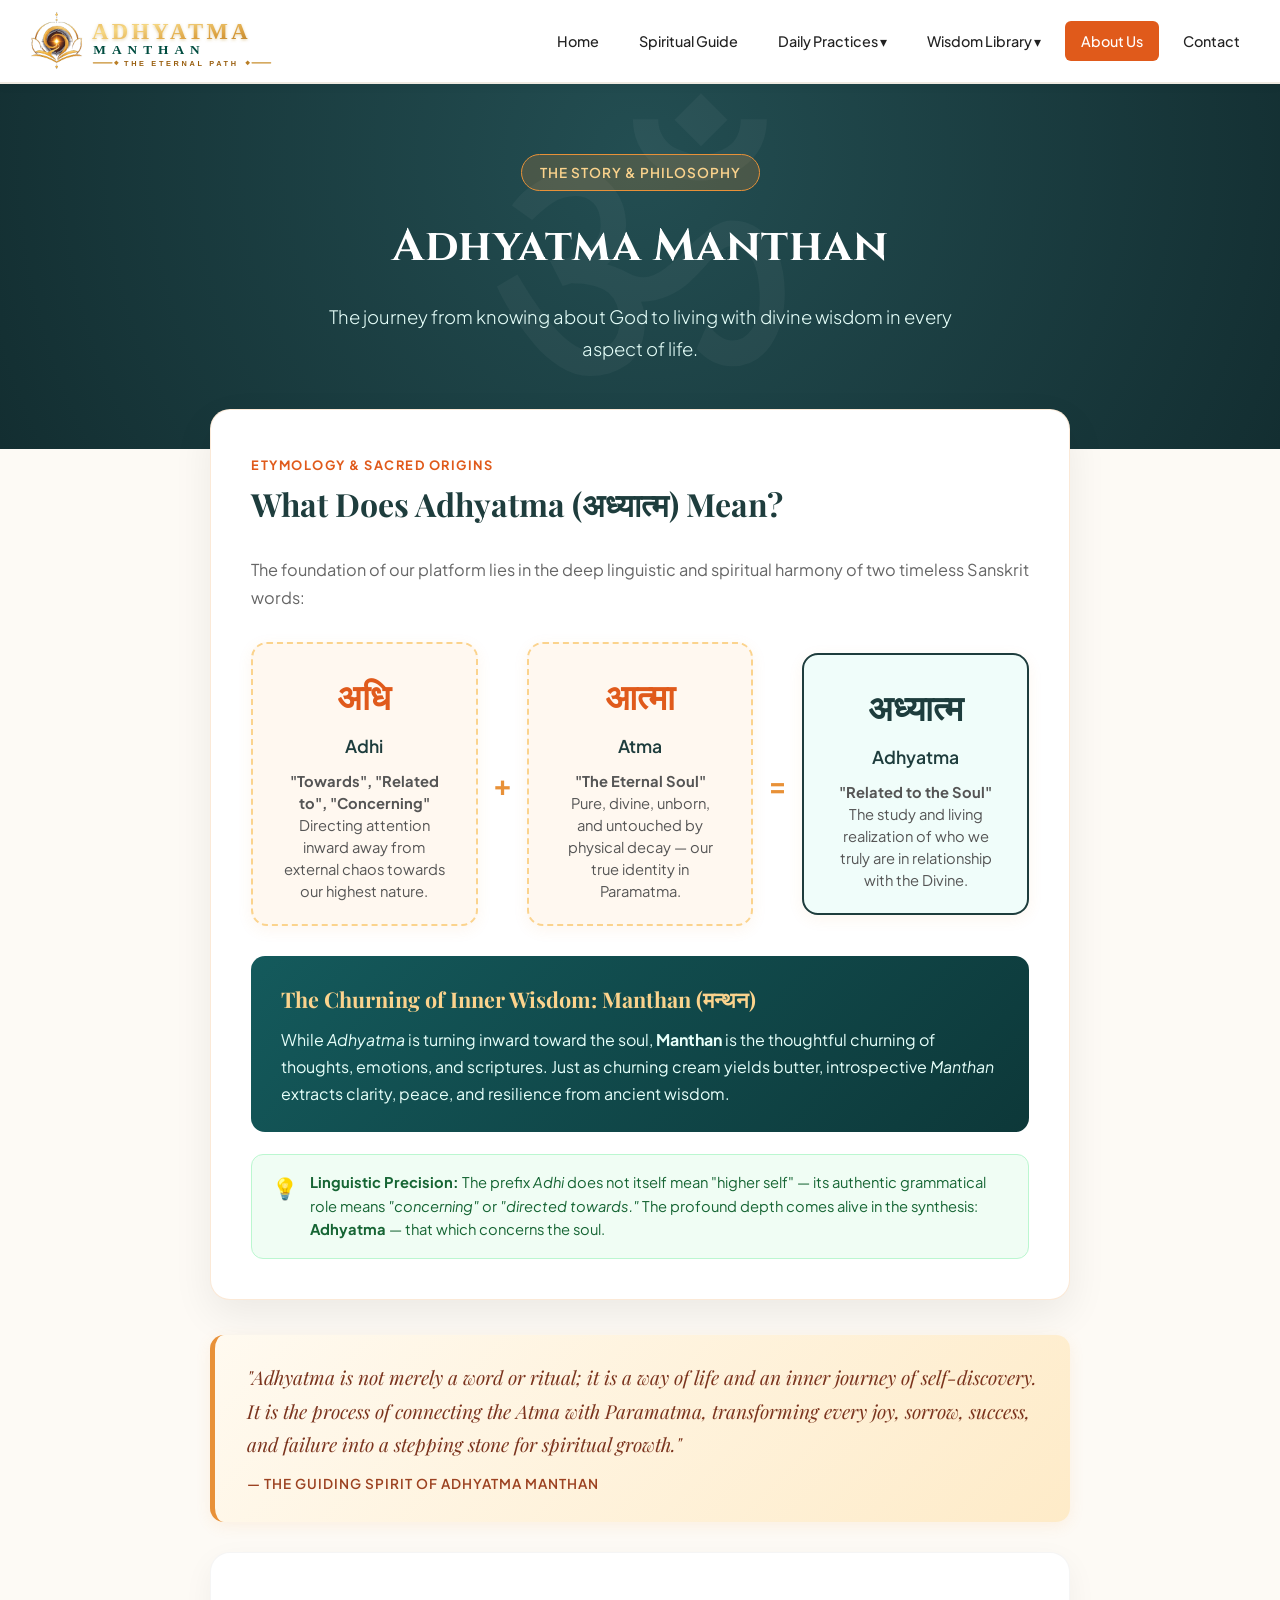
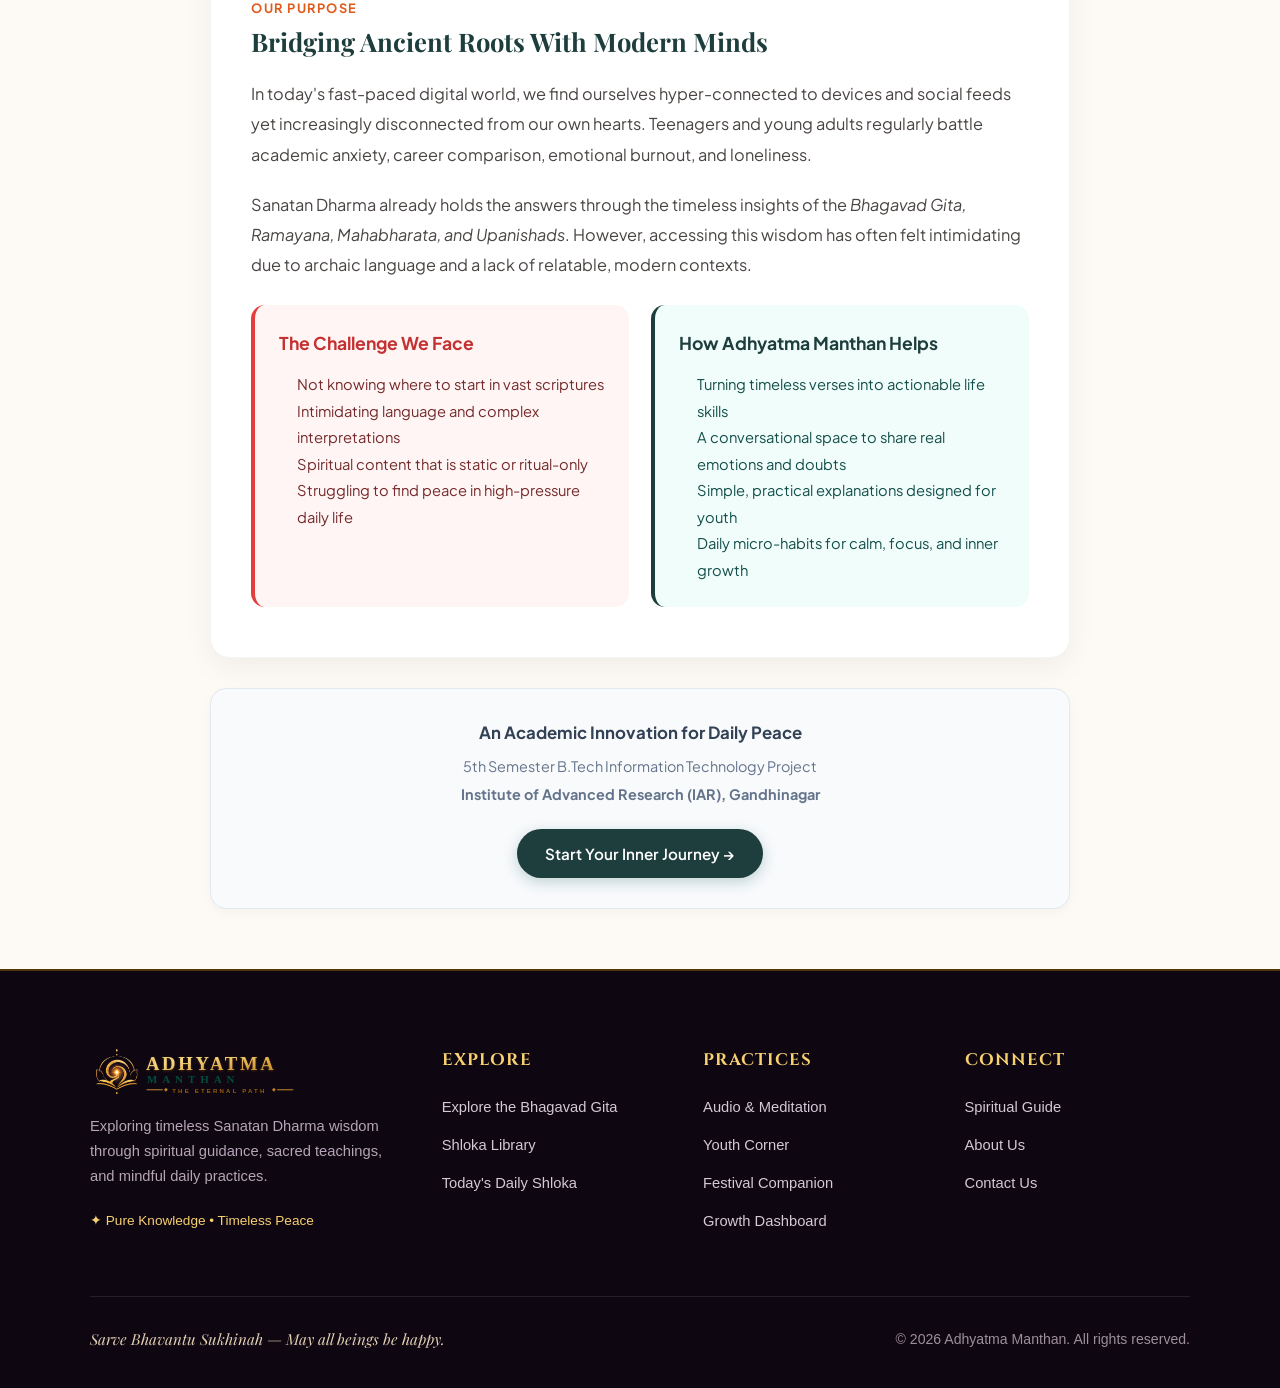
<file: templates/about.html>
<!DOCTYPE html>
<html lang="en">
<head>
    <meta charset="UTF-8">
    <meta name="viewport" content="width=device-width, initial-scale=1.0">
    <title>About Us - Adhyatma Manthan</title>
    <link rel="stylesheet" href="/static/css/style.css">
    <link rel="stylesheet" href="/static/css/footer.css">
    <link href="https://fonts.googleapis.com/css2?family=Cinzel:wght@500;700;800&family=Plus+Jakarta+Sans:wght@300;400;500;600;700&family=Cinzel:wght@500;600;700;800&family=Playfair+Display:ital,wght@0,600;0,700;1,400&display=swap" rel="stylesheet">
    <style>
        :root {
            --gold-glow: #e89138;
            --cream-bg: #fdfaf5;
            --card-border: rgba(232, 145, 56, 0.2);
        }

        body {
            font-family: 'Plus Jakarta Sans', sans-serif;
            background-color: var(--cream-bg);
            color: #2c2523;
        }

        .about-hero {
            background: radial-gradient(circle at 50% 20%, #234e52 0%, #132e31 100%);
            color: white;
            padding: 70px 20px 85px;
            text-align: center;
            position: relative;
            overflow: hidden;
        }
        
        .hero-tag {
            display: inline-block;
            background: rgba(232, 145, 56, 0.2);
            border: 1px solid var(--gold-glow);
            color: #fbd38d;
            padding: 6px 18px;
            border-radius: 50px;
            font-size: 0.85rem;
            font-weight: 600;
            letter-spacing: 1px;
            text-transform: uppercase;
            margin-bottom: 18px;
        }
        .about-hero h1 {
            font-family: 'Cinzel', serif;
            font-size: 2.8rem;
            margin: 0 0 16px 0;
            color: #fff;
            letter-spacing: 0.5px;
        }
        .about-hero p {
            max-width: 680px;
            margin: 0 auto;
            font-size: 1.15rem;
            color: #e6fffa;
            line-height: 1.7;
            font-weight: 300;
        }

        .story-container {
            max-width: 900px;
            margin: -40px auto 60px;
            padding: 0 20px;
            position: relative;
            z-index: 10;
        }

        .etymology-card {
            background: #ffffff;
            border-radius: 20px;
            padding: 40px;
            box-shadow: 0 15px 40px rgba(0,0,0,0.07);
            border: 1px solid var(--card-border);
            margin-bottom: 35px;
        }
        .section-eyebrow {
            font-size: 0.8rem;
            text-transform: uppercase;
            font-weight: 700;
            letter-spacing: 1.5px;
            color: var(--saffron);
            margin-bottom: 8px;
        }
        .etymology-card h2 {
            font-family: 'Playfair Display', serif;
            font-size: 2rem;
            color: var(--teal);
            margin: 0 0 25px 0;
        }
        
        .sanskrit-split {
            display: flex;
            align-items: center;
            justify-content: center;
            gap: 15px;
            margin: 30px 0;
            flex-wrap: wrap;
        }
        .word-pill {
            background: #fff8f0;
            border: 2px dashed #fbd38d;
            border-radius: 16px;
            padding: 22px 28px;
            text-align: center;
            flex: 1;
            min-width: 220px;
            box-shadow: 0 4px 15px rgba(232, 145, 56, 0.08);
            transition: transform 0.2s ease;
        }
        .word-pill:hover {
            transform: translateY(-4px);
        }
        .word-pill .devanagari {
            font-size: 2.2rem;
            font-weight: 700;
            color: var(--saffron);
            margin-bottom: 6px;
            display: block;
        }
        .word-pill .translit {
            font-size: 1.1rem;
            font-weight: 600;
            color: var(--teal);
            margin-bottom: 8px;
        }
        .word-pill .meaning {
            font-size: 0.92rem;
            color: #555;
            line-height: 1.5;
        }
        .plus-sign, .equals-sign {
            font-size: 1.8rem;
            font-weight: 700;
            color: var(--gold-glow);
        }

        .synthesis-banner {
            background: linear-gradient(135deg, #145a5c 0%, #0d3839 100%);
            color: white;
            border-radius: 14px;
            padding: 25px 30px;
            margin-top: 25px;
            position: relative;
        }
        .synthesis-banner h3 {
            margin: 0 0 8px 0;
            color: #fbd38d;
            font-family: 'Playfair Display', serif;
            font-size: 1.35rem;
        }
        .synthesis-banner p {
            margin: 0;
            font-size: 1rem;
            line-height: 1.7;
            color: #e6fffa;
        }

        .clarity-badge {
            display: flex;
            align-items: flex-start;
            gap: 12px;
            background: #f0fdf4;
            border: 1px solid #bbf7d0;
            border-radius: 12px;
            padding: 16px 20px;
            margin-top: 22px;
            font-size: 0.92rem;
            color: #166534;
            line-height: 1.6;
        }

        .story-section {
            background: white;
            border-radius: 20px;
            padding: 40px;
            box-shadow: 0 10px 30px rgba(0,0,0,0.05);
            margin-bottom: 30px;
            border: 1px solid rgba(0,0,0,0.04);
        }
        .story-section h3 {
            font-family: 'Playfair Display', serif;
            font-size: 1.6rem;
            color: var(--teal);
            margin: 0 0 16px 0;
            display: flex;
            align-items: center;
            gap: 12px;
        }
        .story-text {
            font-size: 1.02rem;
            line-height: 1.85;
            color: #4a4543;
            margin-bottom: 20px;
        }

        .narrative-grid {
            display: grid;
            grid-template-columns: 1fr 1fr;
            gap: 22px;
            margin: 25px 0 10px;
        }
        .narrative-col {
            border-radius: 14px;
            padding: 24px;
        }
        .col-conflict {
            background: #fff5f5;
            border-left: 4px solid #e53e3e;
        }
        .col-conflict h4 {
            color: #c53030;
            margin: 0 0 12px 0;
            font-size: 1.1rem;
        }
        .col-conflict ul {
            padding-left: 18px;
            margin: 0;
            font-size: 0.92rem;
            line-height: 1.8;
            color: #742a2a;
        }
        .col-resolution {
            background: #f0fdfa;
            border-left: 4px solid var(--teal);
        }
        .col-resolution h4 {
            color: var(--teal);
            margin: 0 0 12px 0;
            font-size: 1.1rem;
        }
        .col-resolution ul {
            padding-left: 18px;
            margin: 0;
            font-size: 0.92rem;
            line-height: 1.8;
            color: #134e4a;
        }

        .golden-quote {
            background: linear-gradient(135deg, #fffaf0 0%, #feebc8 100%);
            border-left: 5px solid var(--gold-glow);
            border-radius: 14px;
            padding: 26px 32px;
            margin: 30px 0;
            font-family: 'Playfair Display', serif;
            font-size: 1.2rem;
            line-height: 1.75;
            color: #7b341e;
            font-style: italic;
            box-shadow: 0 4px 15px rgba(232, 145, 56, 0.1);
        }
        .golden-quote span {
            display: block;
            margin-top: 10px;
            font-family: 'Plus Jakarta Sans', sans-serif;
            font-size: 0.85rem;
            font-weight: 600;
            letter-spacing: 1px;
            text-transform: uppercase;
            font-style: normal;
            color: #9c4221;
        }

        .academic-card {
            background: #f8fafc;
            border-radius: 16px;
            padding: 30px;
            text-align: center;
            border: 1px solid #e2e8f0;
            box-shadow: 0 4px 12px rgba(0,0,0,0.03);
        }
        .academic-card h4 {
            margin: 0 0 6px 0;
            color: #334155;
            font-size: 1.05rem;
        }
        .academic-card p {
            margin: 4px 0;
            color: #64748b;
            font-size: 0.9rem;
        }
        .explore-btn {
            display: inline-block;
            background: var(--teal);
            color: white;
            padding: 12px 28px;
            border-radius: 50px;
            text-decoration: none;
            font-weight: 600;
            font-size: 0.95rem;
            margin-top: 18px;
            transition: background 0.2s, transform 0.2s;
            box-shadow: 0 4px 14px rgba(20, 90, 92, 0.25);
        }
        .explore-btn:hover {
            background: #0f4446;
            transform: translateY(-2px);
            color: white;
        }

        @media (max-width: 768px) {
            .narrative-grid {
                grid-template-columns: 1fr;
            }
            .about-hero h1 {
                font-size: 2.1rem;
            }
            .etymology-card, .story-section {
                padding: 24px;
            }
            .plus-sign, .equals-sign {
                display: none;
            }
        }
    </style>
</head>
<body>

    <nav class="navbar">
        <div class="nav-container">
            <a href="/" class="nav-logo"><img src="/static/images/logo.svg" alt="Adhyatma Manthan - The Eternal Path" class="logo-img"></a>
            <ul class="nav-links">
                <li><a href="/">Home</a></li>
                <li><a href="/chat">Spiritual Guide</a></li>

                <li class="dropdown">
                    <button class="dropdown-btn" type="button" onclick="toggleDropdown(this)">Daily Practices &#9662;</button>
                    <ul class="dropdown-menu">
                        <li><a href="/daily-shloka">Daily Shloka</a></li>
                        <li><a href="/audio">Meditation &amp; Audio</a></li>
                        <li><a href="/dashboard">Growth Dashboard</a></li>
                    </ul>
                </li>

                <li class="dropdown">
                    <button class="dropdown-btn" type="button" onclick="toggleDropdown(this)">Wisdom Library &#9662;</button>
                    <ul class="dropdown-menu">
                        <li><a href="/library">Shloka Library</a></li>
                        <li><a href="/scriptures">Explore Bhagavad Gita</a></li>
                        <li><a href="/festivals">Festival Companion</a></li>
                        <li><a href="/youth">Youth Corner</a></li>
                    </ul>
                </li>

                <li><a href="/about" class="active">About Us</a></li>
                <li><a href="/contact">Contact</a></li>
            </ul>
            <div class="hamburger" onclick="toggleMenu()">&#9776;</div>
        </div>
    </nav>

    <section class="about-hero">
        <span class="hero-tag">The Story &amp; Philosophy</span>
        <h1>Adhyatma Manthan</h1>
        <p>The journey from knowing about God to living with divine wisdom in every aspect of life.</p>
    </section>

    <div class="story-container">

        <div class="etymology-card">
            <span class="section-eyebrow">Etymology &amp; Sacred Origins</span>
            <h2>What Does Adhyatma (अध्यात्म) Mean?</h2>
            <p style="color: #666; font-size: 1.02rem; line-height: 1.7; margin: 0;">
                The foundation of our platform lies in the deep linguistic and spiritual harmony of two timeless Sanskrit words:
            </p>

            <div class="sanskrit-split">
                <div class="word-pill">
                    <span class="devanagari">अधि</span>
                    <div class="translit">Adhi</div>
                    <div class="meaning">
                        <strong>"Towards", "Related to", "Concerning"</strong><br>
                        Directing attention inward away from external chaos towards our highest nature.
                    </div>
                </div>

                <div class="plus-sign">+</div>

                <div class="word-pill">
                    <span class="devanagari">आत्मा</span>
                    <div class="translit">Atma</div>
                    <div class="meaning">
                        <strong>"The Eternal Soul"</strong><br>
                        Pure, divine, unborn, and untouched by physical decay — our true identity in Paramatma.
                    </div>
                </div>

                <div class="equals-sign">=</div>

                <div class="word-pill" style="border-style: solid; border-color: var(--teal); background: #f0fdfa;">
                    <span class="devanagari" style="color: var(--teal);">अध्यात्म</span>
                    <div class="translit">Adhyatma</div>
                    <div class="meaning">
                        <strong>"Related to the Soul"</strong><br>
                        The study and living realization of who we truly are in relationship with the Divine.
                    </div>
                </div>
            </div>

            <div class="synthesis-banner">
                <h3>The Churning of Inner Wisdom: Manthan (मन्थन)</h3>
                <p>
                    While <em>Adhyatma</em> is turning inward toward the soul, <strong>Manthan</strong> is the thoughtful churning of thoughts, emotions, and scriptures. Just as churning cream yields butter, introspective <em>Manthan</em> extracts clarity, peace, and resilience from ancient wisdom.
                </p>
            </div>

            <div class="clarity-badge">
                <span style="font-size: 1.3rem;">💡</span>
                <div>
                    <strong>Linguistic Precision:</strong> The prefix <em>Adhi</em> does not itself mean "higher self" — its authentic grammatical role means <em>"concerning"</em> or <em>"directed towards."</em> The profound depth comes alive in the synthesis: <strong>Adhyatma</strong> — that which concerns the soul.
                </div>
            </div>
        </div>

        <div class="golden-quote">
            "Adhyatma is not merely a word or ritual; it is a way of life and an inner journey of self-discovery. It is the process of connecting the Atma with Paramatma, transforming every joy, sorrow, success, and failure into a stepping stone for spiritual growth."
            <span>— The Guiding Spirit of Adhyatma Manthan</span>
        </div>

        <div class="story-section">
            <span class="section-eyebrow">Our Purpose</span>
            <h3>Bridging Ancient Roots With Modern Minds</h3>
            <p class="story-text">
                In today's fast-paced digital world, we find ourselves hyper-connected to devices and social feeds yet increasingly disconnected from our own hearts. Teenagers and young adults regularly battle academic anxiety, career comparison, emotional burnout, and loneliness.
            </p>
            <p class="story-text">
                Sanatan Dharma already holds the answers through the timeless insights of the <em>Bhagavad Gita, Ramayana, Mahabharata, and Upanishads</em>. However, accessing this wisdom has often felt intimidating due to archaic language and a lack of relatable, modern contexts.
            </p>

            <div class="narrative-grid">
                <div class="narrative-col col-conflict">
                    <h4>The Challenge We Face</h4>
                    <ul>
                        <li>Not knowing where to start in vast scriptures</li>
                        <li>Intimidating language and complex interpretations</li>
                        <li>Spiritual content that is static or ritual-only</li>
                        <li>Struggling to find peace in high-pressure daily life</li>
                    </ul>
                </div>
                <div class="narrative-col col-resolution">
                    <h4>How Adhyatma Manthan Helps</h4>
                    <ul>
                        <li>Turning timeless verses into actionable life skills</li>
                        <li>A conversational space to share real emotions and doubts</li>
                        <li>Simple, practical explanations designed for youth</li>
                        <li>Daily micro-habits for calm, focus, and inner growth</li>
                    </ul>
                </div>
            </div>
        </div>

        <div class="academic-card">
            <h4>An Academic Innovation for Daily Peace</h4>
            <p>5th Semester B.Tech Information Technology Project</p>
            <p><strong>Institute of Advanced Research (IAR), Gandhinagar</strong></p>
            <a href="/chat" class="explore-btn">Start Your Inner Journey &rarr;</a>
        </div>

    </div>

    <footer class="brand-footer">
        <div class="brand-footer-container">
            <div class="brand-footer-top">
                <div class="footer-brand-col">
                    <a href="/" class="footer-logo-link">
                        <img src="/static/images/logo.svg" alt="Adhyatma Manthan Logo" class="footer-logo-img">
                    </a>
                    <p class="footer-mission-text">
                        Exploring timeless Sanatan Dharma wisdom through spiritual guidance, sacred teachings, and mindful daily practices.
                    </p>
                    <div class="footer-brand-badge">
                        <span>✦ Pure Knowledge &bull; Timeless Peace</span>
                    </div>
                </div>

                <div class="footer-nav-col">
                    <h4>Explore</h4>
                    <ul>
                        <li><a href="/scriptures">Explore the Bhagavad Gita</a></li>
                        <li><a href="/library">Shloka Library</a></li>
                        <li><a href="/daily-shloka">Today's Daily Shloka</a></li>
                    </ul>
                </div>

                <div class="footer-nav-col">
                    <h4>Practices</h4>
                    <ul>
                        <li><a href="/audio">Audio &amp; Meditation</a></li>
                        <li><a href="/youth">Youth Corner</a></li>
                        <li><a href="/festivals">Festival Companion</a></li>
                        <li><a href="/dashboard">Growth Dashboard</a></li>
                    </ul>
                </div>

                <div class="footer-nav-col">
                    <h4>Connect</h4>
                    <ul>
                        <li><a href="/chat">Spiritual Guide</a></li>
                        <li><a href="/about">About Us</a></li>
                        <li><a href="/contact">Contact Us</a></li>
                    </ul>
                </div>
            </div>

            <div class="brand-footer-bottom">
                <div class="footer-blessing-signature">
                    Sarve Bhavantu Sukhinah &mdash; May all beings be happy.
                </div>
                <div class="footer-copyright">
                    &copy; 2026 Adhyatma Manthan. All rights reserved.
                </div>
            </div>
        </div>
    </footer>

    <script src="/static/js/main.js"></script>
</body>
</html>
</file>
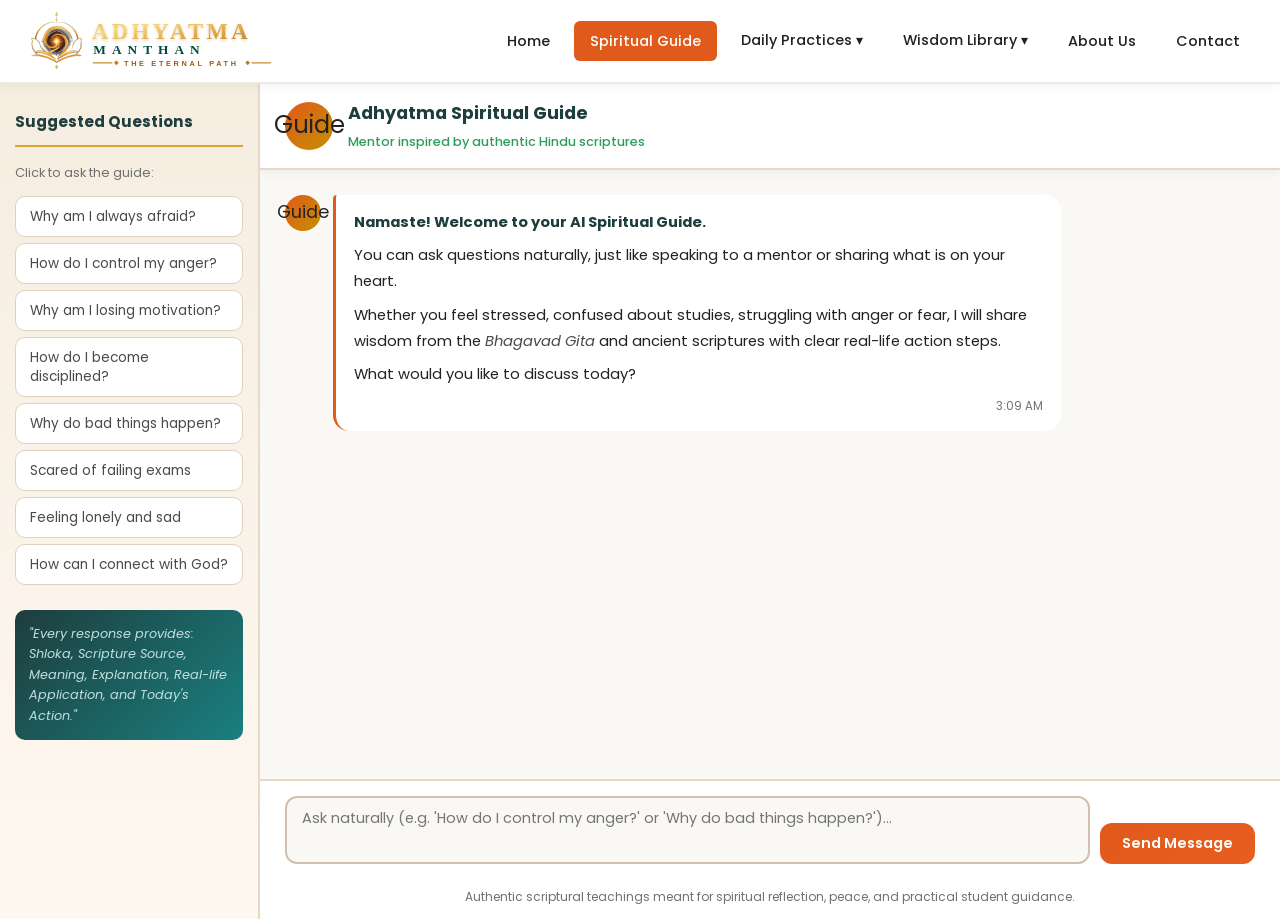
<file: templates/chat.html>
<!DOCTYPE html>
<html lang="en">
<head>
    <meta charset="UTF-8">
    <meta name="viewport" content="width=device-width, initial-scale=1.0">
    <title>Spiritual Guide - Adhyatma Manthan</title>
    <link rel="stylesheet" href="/static/css/style.css">
    <link rel="stylesheet" href="/static/css/chat.css">
    <link href="https://fonts.googleapis.com/css2?family=Poppins:wght@300;400;500;600;700&family=Cinzel:wght@500;600;700;800&family=Playfair+Display:ital,wght@0,400;0,700;1,400&display=swap" rel="stylesheet">
</head>
<body>

    <nav class="navbar">
        <div class="nav-container">
            <a href="/" class="nav-logo"><img src="/static/images/logo.svg" alt="Adhyatma Manthan - The Eternal Path" class="logo-img"></a>
            <ul class="nav-links">
                <li><a href="/">Home</a></li>
                <li><a href="/chat" class="active">Spiritual Guide</a></li>

                <li class="dropdown">
                    <button class="dropdown-btn" type="button" onclick="toggleDropdown(this)">Daily Practices &#9662;</button>
                    <ul class="dropdown-menu">
                        <li><a href="/daily-shloka">Daily Shloka</a></li>
                        <li><a href="/audio">Meditation &amp; Audio</a></li>
                        <li><a href="/dashboard">Growth Dashboard</a></li>
                    </ul>
                </li>

                <li class="dropdown">
                    <button class="dropdown-btn" type="button" onclick="toggleDropdown(this)">Wisdom Library &#9662;</button>
                    <ul class="dropdown-menu">
                        <li><a href="/library">Shloka Library</a></li>
                        <li><a href="/scriptures">Explore Bhagavad Gita</a></li>
                        <li><a href="/festivals">Festival Companion</a></li>
                        <li><a href="/youth">Youth Corner</a></li>
                    </ul>
                </li>

                <li><a href="/about">About Us</a></li>
                <li><a href="/contact">Contact</a></li>
            </ul>
            <div class="hamburger" onclick="toggleMenu()">&#9776;</div>
        </div>
    </nav>

    <div class="chat-page">

        <aside class="chat-sidebar">
            <h3>Suggested Questions</h3>
            <p style="font-size: 0.8rem; color: var(--text-light); margin-bottom: 12px;">Click to ask the guide:</p>
            <ul class="topic-list">
                <li onclick="fillMessage('Why am I always afraid?')">Why am I always afraid?</li>
                <li onclick="fillMessage('How do I control my anger?')">How do I control my anger?</li>
                <li onclick="fillMessage('Why am I losing motivation?')">Why am I losing motivation?</li>
                <li onclick="fillMessage('How do I become disciplined?')">How do I become disciplined?</li>
                <li onclick="fillMessage('Why do bad things happen?')">Why do bad things happen?</li>
                <li onclick="fillMessage('I am scared of failing my exams')">Scared of failing exams</li>
                <li onclick="fillMessage('I feel lonely and sad')">Feeling lonely and sad</li>
                <li onclick="fillMessage('How can I connect with God?')">How can I connect with God?</li>
            </ul>

            <div class="sidebar-quote">
                <p>"Every response provides: Shloka, Scripture Source, Meaning, Explanation, Real-life Application, and Today's Action."</p>
            </div>
        </aside>

        
        <main class="chat-main">
            <div class="chat-header">
                <div class="chat-avatar">Guide</div>
                <div class="chat-header-info">
                    <h2>Adhyatma Spiritual Guide</h2>
                    <p class="chat-status">Mentor inspired by authentic Hindu scriptures</p>
                </div>
            </div>

            <div class="chat-messages" id="chatMessages">
                <div class="message bot-message">
                    <div class="message-avatar">Guide</div>
                    <div class="message-content">
                        <p><strong>Namaste! Welcome to your AI Spiritual Guide.</strong></p>
                        <p>You can ask questions naturally, just like speaking to a mentor or sharing what is on your heart.</p>
                        <p>Whether you feel stressed, confused about studies, struggling with anger or fear, I will share wisdom from the <em>Bhagavad Gita</em> and ancient scriptures with clear real-life action steps.</p>
                        <p>What would you like to discuss today?</p>
                        <span class="message-time" id="welcomeTime"></span>
                    </div>
                </div>
            </div>

            <div class="typing-indicator" id="typingIndicator" style="display:none;">
                <div class="message-avatar">Guide</div>
                <div class="typing-dots">
                    <span></span><span></span><span></span>
                </div>
            </div>

            <div class="chat-input-area">
                <textarea 
                    id="userInput" 
                    class="chat-input" 
                    placeholder="Ask naturally (e.g. 'How do I control my anger?' or 'Why do bad things happen?')..."
                    rows="2"
                    onkeydown="handleKeyDown(event)"
                ></textarea>
                <button class="send-btn" onclick="sendMessage()">
                    Send Message
                </button>
            </div>
            <p class="chat-disclaimer">
                Authentic scriptural teachings meant for spiritual reflection, peace, and practical student guidance.
            </p>
        </main>

    </div>

    <script src="/static/js/main.js"></script>
    <script src="/static/js/chat.js"></script>
</body>
</html>
</file>
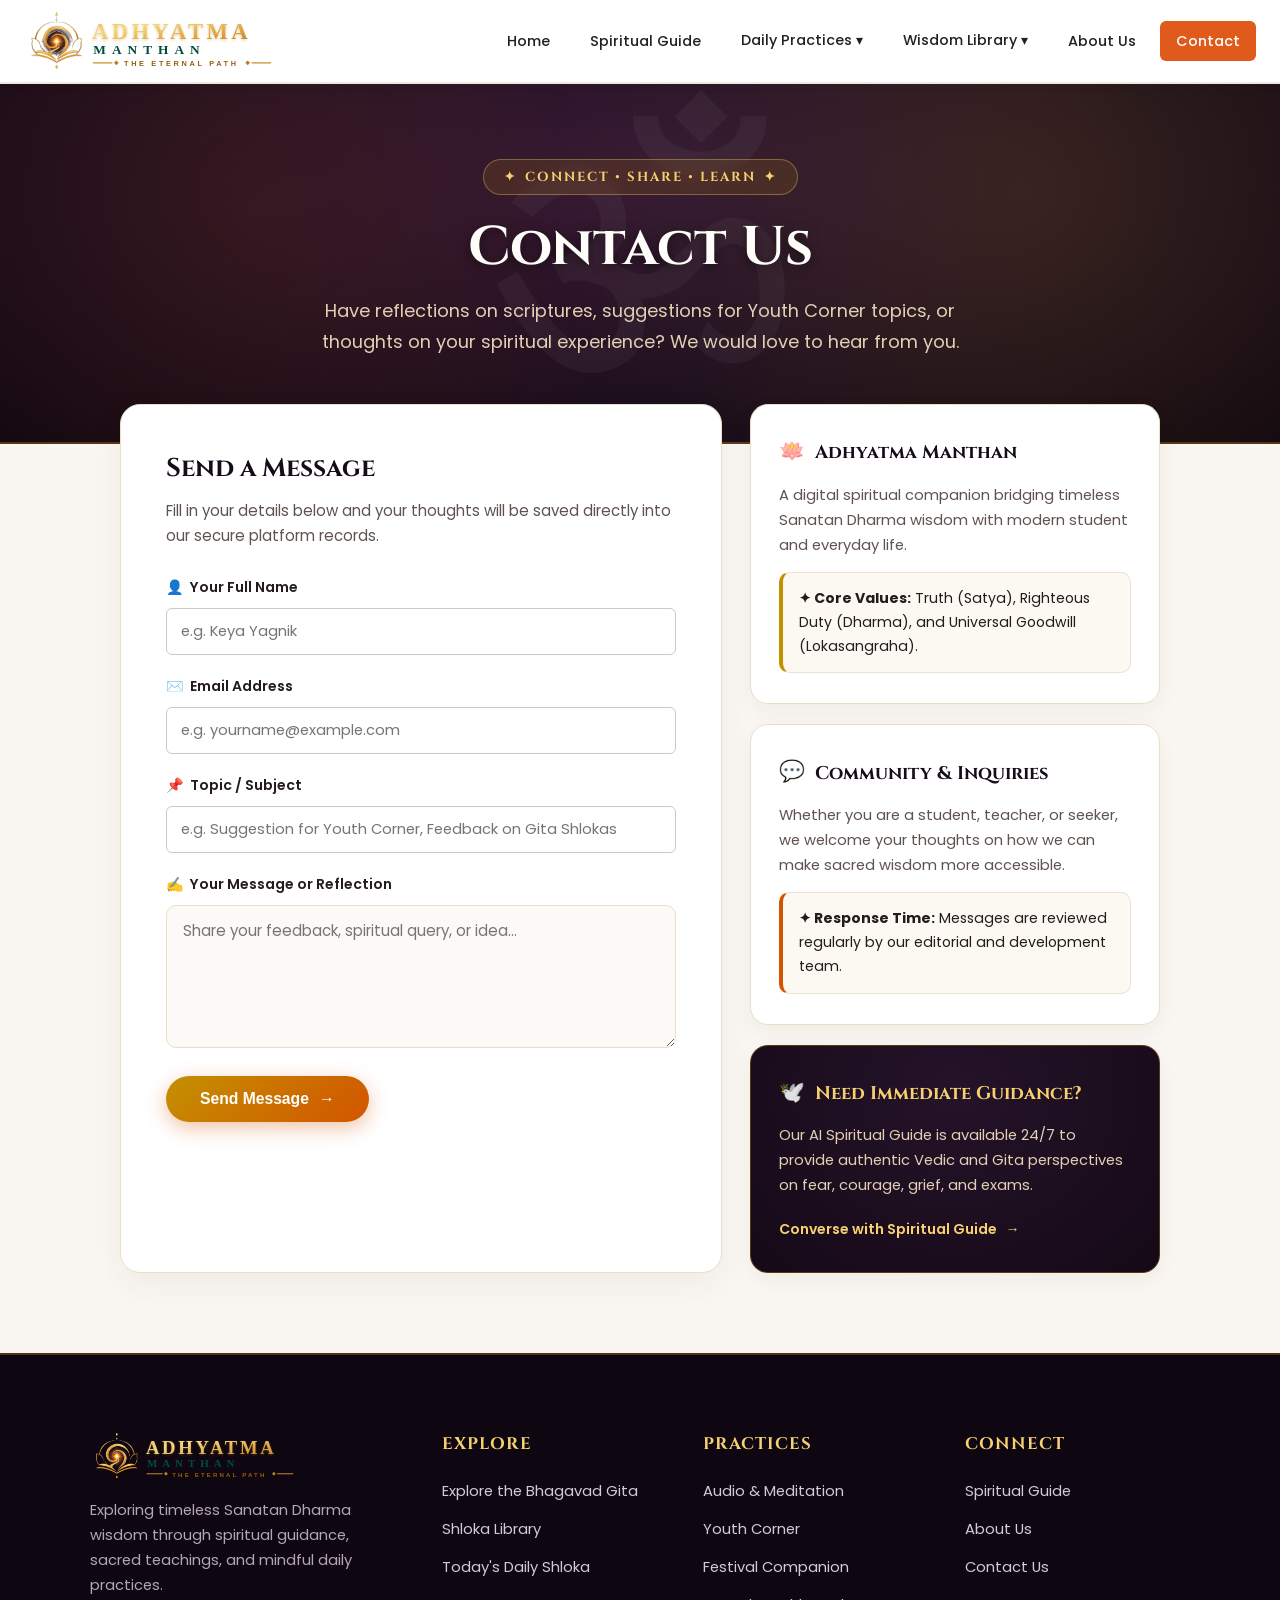
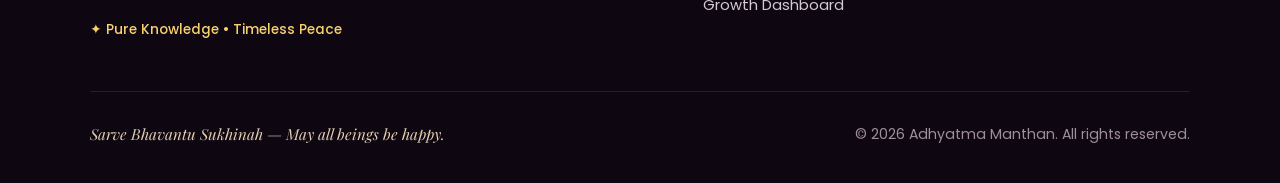
<file: templates/contact.html>
<!DOCTYPE html>
<html lang="en">
<head>
    <meta charset="UTF-8">
    <meta name="viewport" content="width=device-width, initial-scale=1.0">
    <title>Contact Us — Adhyatma Manthan</title>
    <link rel="stylesheet" href="/static/css/style.css">
    <link rel="stylesheet" href="/static/css/footer.css">
    <link rel="stylesheet" href="/static/css/contact.css">
    <link rel="preconnect" href="https://fonts.googleapis.com">
    <link rel="preconnect" href="https://fonts.gstatic.com" crossorigin>
    <link href="https://fonts.googleapis.com/css2?family=Poppins:wght@300;400;500;600;700&family=Cinzel:wght@500;600;700;800&family=Playfair+Display:ital,wght@0,400;0,700;1,400&display=swap" rel="stylesheet">
</head>
<body class="contact-body">

    <nav class="navbar">
        <div class="nav-container">
            <a href="/" class="nav-logo"><img src="/static/images/logo.svg" alt="Adhyatma Manthan - The Eternal Path" class="logo-img"></a>
            <ul class="nav-links">
                <li><a href="/">Home</a></li>
                <li><a href="/chat">Spiritual Guide</a></li>

                <li class="dropdown">
                    <button class="dropdown-btn" type="button" onclick="toggleDropdown(this)">Daily Practices &#9662;</button>
                    <ul class="dropdown-menu">
                        <li><a href="/daily-shloka">Daily Shloka</a></li>
                        <li><a href="/audio">Meditation &amp; Audio</a></li>
                        <li><a href="/dashboard">Growth Dashboard</a></li>
                    </ul>
                </li>

                <li class="dropdown">
                    <button class="dropdown-btn" type="button" onclick="toggleDropdown(this)">Wisdom Library &#9662;</button>
                    <ul class="dropdown-menu">
                        <li><a href="/library">Shloka Library</a></li>
                        <li><a href="/scriptures">Explore Bhagavad Gita</a></li>
                        <li><a href="/festivals">Festival Companion</a></li>
                        <li><a href="/youth">Youth Corner</a></li>
                    </ul>
                </li>

                <li><a href="/about">About Us</a></li>
                <li><a href="/contact" class="active">Contact</a></li>
            </ul>
            <div class="hamburger" onclick="toggleMenu()">&#9776;</div>
        </div>
    </nav>

    <header class="contact-hero">
        <div class="contact-hero-container">
            <div class="contact-eyebrow">
                <span>✦</span> CONNECT &bull; SHARE &bull; LEARN <span>✦</span>
            </div>
            <h1>Contact Us</h1>
            <p>
                Have reflections on scriptures, suggestions for Youth Corner topics, or thoughts on your spiritual experience? We would love to hear from you.
            </p>
        </div>
    </header>

    <main class="contact-main-wrap">
        
        
        <section class="contact-card-surface">
            <h2 class="contact-card-title">Send a Message</h2>
            <p class="contact-card-subtitle">
                Fill in your details below and your thoughts will be saved directly into our secure platform records.
            </p>

            <form id="contactForm" onsubmit="handleContactSubmit(event)">
                <div class="contact-form-group">
                    <label class="contact-form-label" for="cName">
                        <span>👤</span>
                        <span>Your Full Name</span>
                    </label>
                    <input type="text" id="cName" class="contact-input" placeholder="e.g. Keya Yagnik" required>
                </div>

                <div class="contact-form-group">
                    <label class="contact-form-label" for="cEmail">
                        <span>✉️</span>
                        <span>Email Address</span>
                    </label>
                    <input type="email" id="cEmail" class="contact-input" placeholder="e.g. yourname@example.com" required>
                </div>

                <div class="contact-form-group">
                    <label class="contact-form-label" for="cSubject">
                        <span>📌</span>
                        <span>Topic / Subject</span>
                    </label>
                    <input type="text" id="cSubject" class="contact-input" placeholder="e.g. Suggestion for Youth Corner, Feedback on Gita Shlokas" required>
                </div>

                <div class="contact-form-group">
                    <label class="contact-form-label" for="cMessage">
                        <span>✍️</span>
                        <span>Your Message or Reflection</span>
                    </label>
                    <textarea id="cMessage" class="contact-textarea" rows="5" placeholder="Share your feedback, spiritual query, or idea..." required></textarea>
                </div>

                <button type="submit" class="contact-btn-submit" id="contactSubmitBtn">
                    <span>Send Message</span>
                    <span>&rarr;</span>
                </button>
            </form>

            <div id="contactSuccess" class="contact-success-box">
                <strong>✓ Thank you for reaching out!</strong> Your reflection has been saved successfully to our platform records. May peace and clarity guide your journey.
            </div>
        </section>

        <aside class="contact-side-column">
            
            <div class="contact-info-card">
                <div class="info-card-header">
                    <span class="icon">🪷</span>
                    <span>Adhyatma Manthan</span>
                </div>
                <p>
                    A digital spiritual companion bridging timeless Sanatan Dharma wisdom with modern student and everyday life.
                </p>
                <div class="contact-info-highlight">
                    <strong>✦ Core Values:</strong> Truth (Satya), Righteous Duty (Dharma), and Universal Goodwill (Lokasangraha).
                </div>
            </div>

            <div class="contact-info-card">
                <div class="info-card-header">
                    <span class="icon">💬</span>
                    <span>Community &amp; Inquiries</span>
                </div>
                <p>
                    Whether you are a student, teacher, or seeker, we welcome your thoughts on how we can make sacred wisdom more accessible.
                </p>
                <div class="contact-info-highlight" style="border-left-color: var(--contact-saffron);">
                    <strong>✦ Response Time:</strong> Messages are reviewed regularly by our editorial and development team.
                </div>
            </div>

            <div class="contact-info-card" style="background: radial-gradient(ellipse at 50% 20%, #251329 0%, #150917 100%); color: #FFFFFF; border-color: rgba(196,144,0,0.35);">
                <div class="info-card-header" style="color: #F7D070;">
                    <span class="icon">🕊️</span>
                    <span>Need Immediate Guidance?</span>
                </div>
                <p style="color: #E2CFB4;">
                    Our AI Spiritual Guide is available 24/7 to provide authentic Vedic and Gita perspectives on fear, courage, grief, and exams.
                </p>
                <a href="/chat" style="display: inline-flex; align-items: center; gap: 8px; color: #F7D070; font-weight: 600; font-size: 0.88rem; margin-top: 10px; text-decoration: none;">
                    <span>Converse with Spiritual Guide</span>
                    <span>&rarr;</span>
                </a>
            </div>

        </aside>

    </main>

    <footer class="brand-footer">
        <div class="brand-footer-container">
            <div class="brand-footer-top">
                
                <div class="footer-brand-col">
                    <a href="/" class="footer-logo-link">
                        <img src="/static/images/logo.svg" alt="Adhyatma Manthan Logo" class="footer-logo-img">
                    </a>
                    <p class="footer-mission-text">
                        Exploring timeless Sanatan Dharma wisdom through spiritual guidance, sacred teachings, and mindful daily practices.
                    </p>
                    <div class="footer-brand-badge">
                        <span>✦ Pure Knowledge &bull; Timeless Peace</span>
                    </div>
                </div>

                <div class="footer-nav-col">
                    <h4>Explore</h4>
                    <ul>
                        <li><a href="/scriptures">Explore the Bhagavad Gita</a></li>
                        <li><a href="/library">Shloka Library</a></li>
                        <li><a href="/daily-shloka">Today's Daily Shloka</a></li>
                    </ul>
                </div>

                <div class="footer-nav-col">
                    <h4>Practices</h4>
                    <ul>
                        <li><a href="/audio">Audio &amp; Meditation</a></li>
                        <li><a href="/youth">Youth Corner</a></li>
                        <li><a href="/festivals">Festival Companion</a></li>
                        <li><a href="/dashboard">Growth Dashboard</a></li>
                    </ul>
                </div>

                <div class="footer-nav-col">
                    <h4>Connect</h4>
                    <ul>
                        <li><a href="/chat">Spiritual Guide</a></li>
                        <li><a href="/about">About Us</a></li>
                        <li><a href="/contact">Contact Us</a></li>
                    </ul>
                </div>
            </div>

            <div class="brand-footer-bottom">
                <div class="footer-blessing-signature">
                    Sarve Bhavantu Sukhinah &mdash; May all beings be happy.
                </div>
                <div class="footer-copyright">
                    &copy; 2026 Adhyatma Manthan. All rights reserved.
                </div>
            </div>
        </div>
    </footer>

    <script src="/static/js/main.js"></script>
    <script>
        function handleContactSubmit(e) {
            e.preventDefault();
            const btn = document.getElementById('contactSubmitBtn');
            const name = document.getElementById('cName').value.trim();
            const email = document.getElementById('cEmail').value.trim();
            const subject = document.getElementById('cSubject').value.trim();
            const message = document.getElementById('cMessage').value.trim();

            if (!name || !email || !message) {
                alert('Please fill out all required fields.');
                return;
            }

            btn.disabled = true;
            btn.innerHTML = '<span>Saving...</span>';

            fetch('/api/contact', {
                method: 'POST',
                headers: { 'Content-Type': 'application/json' },
                body: JSON.stringify({ name, email, subject, message })
            })
            .then(res => res.json())
            .then(data => {
                if (data.success) {
                    document.getElementById('contactForm').reset();
                    document.getElementById('contactSuccess').style.display = 'block';
                    btn.innerHTML = '<span>✓ Sent</span>';
                } else {
                    alert('Error saving message. Please try again.');
                    btn.disabled = false;
                    btn.innerHTML = '<span>Send Message &rarr;</span>';
                }
            })
            .catch(err => {
                console.error('Contact submit error:', err);
                alert('Network error while saving message.');
                btn.disabled = false;
                btn.innerHTML = '<span>Send Message &rarr;</span>';
            });
        }

        function toggleDropdown(btn) {
            const menu = btn.nextElementSibling;
            if (menu) menu.classList.toggle('show');
        }

        function toggleMenu() {
            const navLinks = document.querySelector('.nav-links');
            if (navLinks) navLinks.classList.toggle('active');
        }

        document.addEventListener('click', function(e) {
            if (!e.target.matches('.dropdown-btn')) {
                document.querySelectorAll('.dropdown-menu.show').forEach(m => m.classList.remove('show'));
            }
        });
    </script>
</body>
</html>
</file>
<file: static/css/style.css>
:root {
    --saffron: #E05A1B;
    --saffron-hover: #C94C10;
    --gold: #C49000;
    --gold-light: #D9A826;
    --teal: #1E3D3D;
    --dark-slate: #152929;
    --cream: #FAF8F5;
    --cream-card: #FFFFFF;
    --border-light: #E8E3DA;
    --text-dark: #222222;
    --text-medium: #4A4A4A;
    --text-light: #707070;
    --white: #FFFFFF;
    --shadow: 0 4px 15px rgba(0, 0, 0, 0.06);
    --shadow-strong: 0 8px 25px rgba(0, 0, 0, 0.12);
}

* {
    margin: 0;
    padding: 0;
    box-sizing: border-box;
}

body {
    font-family: 'Poppins', sans-serif;
    background-color: var(--cream);
    color: var(--text-dark);
    line-height: 1.7;
}

a {
    text-decoration: none;
    color: inherit;
}

ul {
    list-style: none;
}

.navbar {
    background-color: #FFFFFF;
    padding: 0 24px;
    position: sticky;
    top: 0;
    z-index: 1000;
    box-shadow: 0 2px 10px rgba(0, 0, 0, 0.05);
    border-bottom: 2px solid #EFEAE1;
}

.nav-container {
    max-width: 1260px;
    margin: 0 auto;
    display: flex;
    align-items: center;
    justify-content: space-between;
    height: 82px;
}

.nav-logo {
    display: inline-flex;
    align-items: center;
    text-decoration: none;
    line-height: 1;
}

.nav-logo img.logo-img {
    height: 64px;
    width: auto;
    max-width: 360px;
    display: block;
    object-fit: contain;
    transition: transform 0.25s ease;
}

.nav-logo:hover img.logo-img {
    transform: scale(1.03);
}

.nav-links {
    display: flex;
    align-items: center;
    gap: 8px;
    list-style: none;
    margin: 0;
    padding: 0;
}

.nav-links > li {
    position: relative;
}

.nav-links a,
.dropdown-btn {
    display: inline-block;
    color: var(--text-dark);
    padding: 8px 16px;
    border-radius: 6px;
    font-size: 0.9rem;
    font-weight: 500;
    text-decoration: none;
    background: transparent;
    border: none;
    cursor: pointer;
    font-family: inherit;
    transition: all 0.25s ease;
}

.nav-links a:hover,
.nav-links a.active,
.dropdown:hover .dropdown-btn {
    background-color: var(--saffron);
    color: #FFFFFF;
}


.dropdown {
    position: relative;
    display: inline-block;
}

.dropdown-menu {
    display: none;
    position: absolute;
    top: 100%;
    left: 0;
    background-color: #FFFFFF;
    min-width: 210px;
    border-radius: 8px;
    box-shadow: 0 8px 24px rgba(0, 0, 0, 0.12);
    padding: 6px 0;
    z-index: 1001;
    border: 1px solid var(--border-light);
}

.dropdown-menu li {
    list-style: none;
}

.dropdown-menu a {
    color: var(--text-dark);
    padding: 10px 18px;
    display: block;
    width: 100%;
    border-radius: 0;
    font-size: 0.88rem;
    box-sizing: border-box;
}

.dropdown-menu a:hover {
    background-color: #FFF2EB;
    color: var(--saffron);
}


.dropdown:hover .dropdown-menu {
    display: block;
}

.hamburger {
    display: none;
    font-size: 1.6rem;
    color: var(--teal);
    cursor: pointer;
}

.container {
    max-width: 1200px;
    margin: 0 auto;
    padding: 0 20px;
}

.btn {
    display: inline-flex;
    align-items: center;
    justify-content: center;
    gap: 8px;
    padding: 12px 28px;
    border-radius: 6px;
    font-weight: 600;
    font-size: 0.95rem;
    cursor: pointer;
    border: none;
    transition: all 0.25s ease;
    text-align: center;
    text-decoration: none;
}

.btn-primary {
    background-color: var(--saffron);
    color: #FFFFFF;
    box-shadow: 0 3px 12px rgba(224, 90, 27, 0.3);
}

.btn-primary:hover {
    background-color: var(--saffron-hover);
    color: #FFFFFF;
    transform: translateY(-2px);
    box-shadow: 0 5px 16px rgba(224, 90, 27, 0.4);
}

.btn-secondary {
    background-color: #FFFFFF;
    color: var(--teal);
    border: 2px solid var(--teal);
}

.btn-secondary:hover {
    background-color: var(--teal);
    color: #FFFFFF;
    transform: translateY(-2px);
}


.hero .btn-secondary {
    background-color: transparent;
    color: var(--teal);
    border: 2px solid var(--teal);
}

.hero .btn-secondary:hover {
    background-color: var(--teal);
    color: #FFFFFF;
}

.hero {
    background: linear-gradient(180deg, #FFFFFF 0%, #F5F1EA 100%);
    min-height: 70vh;
    display: flex;
    align-items: center;
    justify-content: center;
    text-align: center;
    padding: 70px 20px;
    border-bottom: 1px solid var(--border-light);
}

.hero-content {
    max-width: 800px;
}

.om-symbol {
    font-size: 2.2rem;
    color: var(--saffron);
    margin-bottom: 15px;
    font-weight: bold;
}

.hero-title {
    font-family: 'Playfair Display', serif;
    font-size: 3.2rem;
    color: var(--teal);
    margin-bottom: 12px;
}

.hero-subtitle {
    font-style: italic;
    font-size: 1.15rem;
    color: var(--saffron);
    font-weight: 500;
    margin-bottom: 18px;
}

.hero-desc {
    color: var(--text-medium);
    font-size: 1.05rem;
    max-width: 650px;
    margin: 0 auto 35px;
    line-height: 1.8;
}

.hero-buttons {
    display: flex;
    gap: 15px;
    justify-content: center;
    flex-wrap: wrap;
}

.section-title {
    font-family: 'Playfair Display', serif;
    font-size: 1.9rem;
    color: var(--teal);
    text-align: center;
    margin-bottom: 40px;
    position: relative;
}

.section-title::after {
    content: "";
    display: block;
    width: 60px;
    height: 3px;
    background: var(--saffron);
    margin: 10px auto 0;
    border-radius: 2px;
}

.daily-shloka-section {
    padding: 60px 20px;
    background: var(--cream);
}

.shloka-card {
    background: var(--white);
    border-radius: 12px;
    padding: 35px;
    box-shadow: var(--shadow);
    border-left: 5px solid var(--saffron);
    max-width: 850px;
    margin: 0 auto;
    border-top: 1px solid var(--border-light);
    border-right: 1px solid var(--border-light);
    border-bottom: 1px solid var(--border-light);
}

.shloka-card.featured {
    background: #FFFFFF;
}

.shloka-source {
    display: inline-block;
    background: var(--saffron);
    color: var(--white);
    padding: 4px 14px;
    border-radius: 16px;
    font-size: 0.8rem;
    font-weight: 600;
    margin-bottom: 18px;
}

.shloka-sanskrit {
    font-family: 'Playfair Display', serif;
    font-size: 1.35rem;
    color: var(--teal);
    line-height: 1.9;
    margin-bottom: 8px;
}

.shloka-transliteration {
    font-style: italic;
    color: var(--text-light);
    font-size: 0.9rem;
    margin-bottom: 20px;
}

.shloka-divider {
    height: 1px;
    background: var(--border-light);
    margin: 20px 0;
}

.shloka-translation {
    font-size: 1.05rem;
    color: var(--text-dark);
    font-style: italic;
    font-family: 'Playfair Display', serif;
    margin-bottom: 20px;
}

.shloka-situation, .shloka-tip {
    background: #F8F6F2;
    padding: 14px 18px;
    border-radius: 8px;
    font-size: 0.9rem;
    margin-bottom: 12px;
    border: 1px solid var(--border-light);
}

.situation-label, .tip-label {
    font-weight: 600;
    color: var(--teal);
    display: block;
    margin-bottom: 4px;
}

.features-section {
    padding: 70px 20px;
    background: #F3EFEA;
}

.features-grid {
    display: grid;
    grid-template-columns: repeat(auto-fit, minmax(260px, 1fr));
    gap: 25px;
}

.feature-card {
    background: var(--white);
    border-radius: 12px;
    padding: 30px 22px;
    text-align: center;
    box-shadow: var(--shadow);
    transition: all 0.3s ease;
    border-top: 4px solid var(--gold);
    border-left: 1px solid var(--border-light);
    border-right: 1px solid var(--border-light);
    border-bottom: 1px solid var(--border-light);
}

.feature-card:hover {
    transform: translateY(-5px);
    box-shadow: var(--shadow-strong);
}

.feature-icon {
    font-size: 2rem;
    margin-bottom: 12px;
    color: var(--saffron);
}

.feature-card h3 {
    font-size: 1.15rem;
    color: var(--teal);
    margin-bottom: 10px;
    font-weight: 600;
}

.feature-card p {
    font-size: 0.9rem;
    color: var(--text-medium);
    margin-bottom: 18px;
    line-height: 1.6;
}

.feature-link {
    color: var(--saffron);
    font-weight: 600;
    font-size: 0.88rem;
    transition: color 0.3s;
}

.feature-link:hover {
    color: var(--teal);
}

.quote-banner {
    background: var(--teal);
    padding: 55px 20px;
    text-align: center;
    color: #FFFFFF;
}

.quote-banner blockquote {
    max-width: 700px;
    margin: 0 auto;
}

.quote-banner blockquote p {
    font-family: 'Playfair Display', serif;
    font-style: italic;
    font-size: 1.2rem;
    color: #F0F4F4;
    margin-bottom: 14px;
    line-height: 1.9;
}

.quote-banner cite {
    color: var(--gold-light);
    font-size: 0.92rem;
    font-weight: 600;
}

.page-header {
    background: linear-gradient(180deg, #FFFFFF 0%, #F5F1EA 100%);
    padding: 45px 20px;
    text-align: center;
    border-bottom: 1px solid var(--border-light);
}

.page-header h1 {
    font-family: 'Playfair Display', serif;
    font-size: 2.3rem;
    color: var(--teal);
    margin-bottom: 8px;
}

.page-header p {
    color: var(--text-medium);
    font-size: 1rem;
}

.library-section {
    padding: 50px 20px;
}

.filter-bar {
    display: flex;
    flex-wrap: wrap;
    gap: 8px;
    align-items: center;
    margin-bottom: 20px;
}

.filter-label {
    font-weight: 600;
    color: var(--text-dark);
    font-size: 0.9rem;
}

.filter-btn {
    padding: 7px 16px;
    border-radius: 6px;
    border: 1px solid #D0C9BE;
    background: #FFFFFF;
    color: var(--text-dark);
    cursor: pointer;
    font-size: 0.85rem;
    font-weight: 500;
    transition: all 0.2s ease;
    font-family: inherit;
}

.filter-btn:hover,
.filter-btn.active {
    background: var(--saffron);
    color: #FFFFFF;
    border-color: var(--saffron);
}

.search-bar {
    margin-bottom: 30px;
}

.search-bar input {
    width: 100%;
    max-width: 500px;
    padding: 12px 18px;
    border-radius: 6px;
    border: 1px solid #D0C9BE;
    font-family: inherit;
    font-size: 0.95rem;
    outline: none;
    background: #FFFFFF;
}

.search-bar input:focus {
    border-color: var(--saffron);
}

.shlokas-grid {
    display: grid;
    grid-template-columns: repeat(auto-fill, minmax(340px, 1fr));
    gap: 25px;
}

.lib-shloka-card {
    background: var(--white);
    border-radius: 10px;
    padding: 26px;
    box-shadow: var(--shadow);
    border-left: 4px solid var(--gold);
    border-top: 1px solid var(--border-light);
    border-right: 1px solid var(--border-light);
    border-bottom: 1px solid var(--border-light);
    transition: transform 0.25s ease;
}

.lib-shloka-card:hover {
    transform: translateY(-4px);
}

.lib-shloka-card .card-source {
    display: inline-block;
    background: var(--teal);
    color: var(--white);
    padding: 3px 10px;
    border-radius: 4px;
    font-size: 0.78rem;
    font-weight: 600;
}

.lib-shloka-card .card-sanskrit {
    font-family: 'Playfair Display', serif;
    font-size: 1.15rem;
    color: var(--teal);
    margin: 12px 0 6px;
    line-height: 1.8;
}

.lib-shloka-card .card-transliteration {
    font-style: italic;
    color: var(--text-light);
    font-size: 0.85rem;
    margin-bottom: 12px;
}

.lib-shloka-card .card-translation {
    font-size: 0.92rem;
    color: var(--text-dark);
    margin-bottom: 12px;
    line-height: 1.6;
}

.card-category-badge {
    background: #FFF2EB;
    color: var(--saffron);
    padding: 3px 10px;
    border-radius: 4px;
    font-size: 0.78rem;
    font-weight: 600;
}

.card-situation {
    background: #F8F6F2;
    padding: 12px 14px;
    border-radius: 6px;
    font-size: 0.85rem;
    color: var(--text-dark);
    border: 1px solid var(--border-light);
}

.card-situation strong {
    color: var(--teal);
}

.loading-spinner {
    text-align: center;
    padding: 50px;
    font-size: 1.1rem;
    color: var(--text-light);
    grid-column: 1 / -1;
}

.footer {
    background-color: #1A3030;
    padding: 45px 20px 20px;
    color: #D2DCDC;
    margin-top: 40px;
}

.footer-content {
    display: grid;
    grid-template-columns: repeat(auto-fit, minmax(220px, 1fr));
    gap: 30px;
    margin-bottom: 30px;
}

.footer-brand h3 {
    color: var(--gold-light);
    font-size: 1.25rem;
    margin-bottom: 8px;
}

.footer-brand p {
    font-size: 0.88rem;
    color: #B5C4C4;
}

.footer-links h4,
.footer-scripture h4 {
    color: var(--gold-light);
    margin-bottom: 12px;
    font-size: 0.95rem;
}

.footer-links ul li,
.footer-scripture ul li {
    padding: 4px 0;
    font-size: 0.88rem;
}

.footer-links a:hover {
    color: #FFFFFF;
}

.footer-bottom {
    border-top: 1px solid rgba(255, 255, 255, 0.1);
    padding-top: 20px;
    text-align: center;
    font-size: 0.85rem;
    color: #A0B2B2;
}

.footer-bottom p {
    margin-bottom: 5px;
}

textarea, input[type="text"], input[type="email"] {
    width: 100%;
    padding: 12px 14px;
    border: 1px solid #D0C9BE;
    border-radius: 6px;
    font-family: inherit;
    font-size: 0.92rem;
    outline: none;
    resize: vertical;
    background: #FFFFFF;
    color: var(--text-dark);
}

textarea:focus, input:focus {
    border-color: var(--saffron);
}

@media (max-width: 768px) {
    .nav-links {
        display: none;
        flex-direction: column;
        position: absolute;
        top: 70px;
        left: 0;
        right: 0;
        background-color: #FFFFFF;
        padding: 15px 0;
        z-index: 999;
        box-shadow: 0 8px 16px rgba(0, 0, 0, 0.1);
        border-bottom: 2px solid var(--border-light);
    }

    .nav-links.open {
        display: flex;
    }

    .nav-links > li {
        width: 100%;
    }

    .nav-links a,
    .dropdown-btn {
        width: 100%;
        text-align: left;
        padding: 12px 20px;
        box-sizing: border-box;
        border-radius: 0;
        color: var(--text-dark);
    }

    .dropdown-menu {
        position: static;
        display: none;
        background-color: #F8F6F2;
        box-shadow: none;
        border: none;
        padding-left: 20px;
    }

    .dropdown.open .dropdown-menu {
        display: block;
    }

    .hamburger {
        display: block;
    }

    .hero-title {
        font-size: 2.3rem;
    }

    .hero-buttons {
        flex-direction: column;
        align-items: center;
        width: 100%;
    }

    .shlokas-grid {
        grid-template-columns: 1fr;
    }
}

.about-hero,
.aud-hero,
.contact-hero,
.ds-hero,
.db-hero-section,
.fc-hero,
.home-hero,
.lib-hero,
.gita-hero,
.yc-hero,
.page-header {
    position: relative;
    overflow: hidden;
}

.about-hero::after,
.aud-hero::after,
.contact-hero::after,
.ds-hero::after,
.db-hero-section::after,
.fc-hero::after,
.home-hero::after,
.lib-hero::after,
.gita-hero::after,
.yc-hero::after,
.page-header::after {
    content: "ॐ";
    position: absolute;
    font-size: clamp(16rem, 28vw, 26rem);
    color: rgba(255, 255, 255, 0.04);
    top: 50%;
    left: 50%;
    transform: translate(-50%, -50%);
    pointer-events: none;
    font-family: 'Cinzel', 'Noto Serif Devanagari', serif;
    z-index: 1;
    line-height: 1;
    user-select: none;
}

.about-hero > *,
.aud-hero > *,
.contact-hero > *,
.ds-hero > *,
.db-hero-section > *,
.fc-hero > *,
.home-hero > *,
.lib-hero > *,
.gita-hero > *,
.yc-hero > *,
.page-header > * {
    position: relative;
    z-index: 2;
}

.chat-header {
    position: relative;
    overflow: hidden;
}

.chat-header::after {
    content: "ॐ";
    position: absolute;
    font-size: 8.5rem;
    color: rgba(255, 255, 255, 0.045);
    top: 50%;
    right: 25px;
    transform: translateY(-50%);
    pointer-events: none;
    font-family: 'Cinzel', serif;
    line-height: 1;
    user-select: none;
}
</file>
<file: static/css/footer.css>
.brand-footer {
    background: #0E0610;
    color: #D5C8D8;
    padding: 75px 24px 35px;
    border-top: 2px solid rgba(196, 144, 0, 0.35);
    margin-top: auto;
    font-family: 'Poppins', sans-serif;
}

.brand-footer-container {
    max-width: 1100px;
    margin: 0 auto;
}

.brand-footer-top {
    display: grid;
    grid-template-columns: 1.4fr 1fr 1fr 1fr;
    gap: 36px;
    margin-bottom: 50px;
}

.footer-brand-col {
    padding-right: 20px;
}

.footer-logo-link {
    display: inline-flex;
    align-items: center;
    gap: 12px;
    text-decoration: none;
    margin-bottom: 16px;
}

.footer-logo-img {
    height: 52px;
    width: auto;
}

.footer-mission-text {
    font-size: 0.92rem;
    line-height: 1.7;
    color: #B5A5B8;
    margin: 0 0 20px;
}

.footer-brand-badge {
    color: #F7D070;
    font-size: 0.85rem;
    font-weight: 500;
}

.footer-nav-col h4 {
    font-family: 'Cinzel', serif;
    font-size: 1.05rem;
    color: #F7D070;
    margin: 0 0 18px;
    letter-spacing: 1px;
    text-transform: uppercase;
}

.footer-nav-col ul {
    list-style: none;
    padding: 0;
    margin: 0;
}

.footer-nav-col li {
    margin-bottom: 11px;
}

.footer-nav-col a {
    color: #D5C8D8;
    text-decoration: none;
    font-size: 0.92rem;
    transition: all 0.2s ease;
    display: inline-flex;
    align-items: center;
    gap: 6px;
}

.footer-nav-col a:hover {
    color: #FFFFFF;
    transform: translateX(4px);
}

.brand-footer-bottom {
    padding-top: 30px;
    border-top: 1px solid rgba(255, 255, 255, 0.1);
    display: flex;
    justify-content: space-between;
    align-items: center;
    flex-wrap: wrap;
    gap: 16px;
    font-size: 0.88rem;
}

.footer-blessing-signature {
    font-family: 'Playfair Display', Georgia, serif;
    font-style: italic;
    color: #E2CFB4;
    font-size: 0.95rem;
}

.footer-copyright {
    color: #9E8E9E;
}

@media (max-width: 980px) {
    .brand-footer-top {
        grid-template-columns: 1fr 1fr;
        gap: 30px;
    }
}

@media (max-width: 640px) {
    .brand-footer {
        padding: 55px 18px 30px;
    }
    .brand-footer-top {
        grid-template-columns: 1fr;
        gap: 26px;
    }
    .brand-footer-bottom {
        flex-direction: column;
        text-align: center;
    }
}
</file>
<file: static/css/chat.css>
.chat-page {
    display: flex;
    height: calc(100vh - 65px);
    overflow: hidden;
}

.chat-sidebar {
    width: 260px;
    min-width: 260px;
    background: linear-gradient(180deg, #F5EDE0, #FFF8F0);
    border-right: 2px solid #E8D8C8;
    padding: 25px 15px;
    overflow-y: auto;
}

.chat-sidebar h3 {
    font-size: 0.95rem;
    color: var(--teal);
    font-weight: 700;
    margin-bottom: 15px;
    padding-bottom: 10px;
    border-bottom: 2px solid var(--gold-light);
}

.topic-list {
    display: flex;
    flex-direction: column;
    gap: 6px;
    margin-bottom: 25px;
}

.topic-list li {
    padding: 10px 14px;
    border-radius: 10px;
    cursor: pointer;
    font-size: 0.85rem;
    color: var(--text-medium);
    background: var(--white);
    border: 1px solid #E0D0C0;
    transition: all 0.25s ease;
    line-height: 1.4;
}

.topic-list li:hover {
    background: var(--saffron);
    color: var(--white);
    border-color: var(--saffron);
    transform: translateX(4px);
}

.sidebar-quote {
    background: linear-gradient(135deg, var(--teal), #1A8080);
    padding: 14px;
    border-radius: 10px;
    color: #C0E0E0;
    font-size: 0.8rem;
    font-style: italic;
    line-height: 1.6;
}

.chat-main {
    flex: 1;
    display: flex;
    flex-direction: column;
    background: var(--cream);
    overflow: hidden;
}

.chat-header {
    display: flex;
    align-items: center;
    gap: 15px;
    padding: 15px 25px;
    background: var(--white);
    border-bottom: 2px solid #E8D8C8;
    box-shadow: 0 2px 10px rgba(0,0,0,0.06);
}

.chat-avatar {
    width: 48px;
    height: 48px;
    background: linear-gradient(135deg, var(--saffron), var(--gold));
    border-radius: 50%;
    display: flex;
    align-items: center;
    justify-content: center;
    font-size: 1.5rem;
}

.chat-header-info h2 {
    font-size: 1.1rem;
    color: var(--teal);
    font-weight: 700;
    margin-bottom: 2px;
}

.chat-status {
    font-size: 0.8rem;
    color: #2E9D5A;
    font-weight: 500;
}

.chat-messages {
    flex: 1;
    overflow-y: auto;
    padding: 25px;
    display: flex;
    flex-direction: column;
    gap: 20px;
    scroll-behavior: smooth;
}

.message {
    display: flex;
    align-items: flex-start;
    gap: 12px;
    max-width: 80%;
    animation: slideIn 0.3s ease;
}

@keyframes slideIn {
    from { opacity: 0; transform: translateY(10px); }
    to { opacity: 1; transform: translateY(0); }
}

.bot-message {
    align-self: flex-start;
}

.user-message {
    align-self: flex-end;
    flex-direction: row-reverse;
}

.message-avatar {
    width: 36px;
    height: 36px;
    border-radius: 50%;
    background: linear-gradient(135deg, var(--saffron), var(--gold));
    display: flex;
    align-items: center;
    justify-content: center;
    font-size: 1.1rem;
    flex-shrink: 0;
}

.user-message .message-avatar {
    background: linear-gradient(135deg, var(--teal), var(--teal-light));
    font-size: 0.9rem;
    color: var(--white);
    font-weight: 700;
}

.message-content {
    background: var(--white);
    padding: 15px 18px;
    border-radius: 16px;
    box-shadow: 0 2px 10px var(--shadow);
    font-size: 0.92rem;
    line-height: 1.75;
    color: var(--text-dark);
}

.bot-message .message-content {
    border-top-left-radius: 4px;
    border-left: 3px solid var(--saffron);
}

.user-message .message-content {
    background: linear-gradient(135deg, var(--teal), var(--teal-light));
    color: var(--white);
    border-top-right-radius: 4px;
}

.message-content strong {
    color: var(--teal);
    font-weight: 700;
}

.user-message .message-content strong {
    color: var(--gold-light);
}

.message-content em {
    font-style: italic;
    color: var(--text-medium);
}

.user-message .message-content em {
    color: #C0E0E0;
}

.message-content p {
    margin-bottom: 8px;
}

.message-content p:last-child {
    margin-bottom: 0;
}

.message-time {
    display: block;
    font-size: 0.72rem;
    color: var(--text-light);
    margin-top: 8px;
    text-align: right;
}

.user-message .message-time {
    color: rgba(255,255,255,0.7);
}

.typing-indicator {
    display: flex;
    align-items: center;
    gap: 12px;
    padding: 0 25px 10px;
}

.typing-dots {
    background: var(--white);
    padding: 12px 16px;
    border-radius: 16px;
    border-top-left-radius: 4px;
    box-shadow: 0 2px 10px var(--shadow);
    display: flex;
    gap: 6px;
    align-items: center;
}

.typing-dots span {
    width: 8px;
    height: 8px;
    background: var(--saffron);
    border-radius: 50%;
    animation: bounce 1.2s infinite;
}

.typing-dots span:nth-child(2) { animation-delay: 0.2s; }
.typing-dots span:nth-child(3) { animation-delay: 0.4s; }

@keyframes bounce {
    0%, 60%, 100% { transform: translateY(0); }
    30% { transform: translateY(-8px); }
}

.chat-input-area {
    display: flex;
    gap: 10px;
    padding: 15px 25px;
    background: var(--white);
    border-top: 2px solid #E8D8C8;
    align-items: flex-end;
}

.chat-input {
    flex: 1;
    min-height: 44px;
    max-height: 120px;
    resize: none;
    border: 2px solid #D0C0B0;
    background: var(--cream);
    border-radius: 12px;
    padding: 10px 15px;
    font-family: 'Poppins', sans-serif;
    font-size: 0.9rem;
    line-height: 1.5;
    outline: none;
    transition: border-color 0.3s;
}

.chat-input:focus {
    border-color: var(--teal);
    background: var(--white);
}

.send-btn {
    padding: 10px 22px;
    background: linear-gradient(135deg, var(--saffron), #E85D20);
    color: var(--white);
    border: none;
    border-radius: 12px;
    font-family: 'Poppins', sans-serif;
    font-size: 0.9rem;
    font-weight: 600;
    cursor: pointer;
    transition: all 0.3s ease;
    white-space: nowrap;
}

.send-btn:hover {
    transform: translateY(-2px);
    box-shadow: 0 4px 15px rgba(255, 107, 43, 0.4);
}

.chat-disclaimer {
    padding: 8px 25px 12px;
    font-size: 0.75rem;
    color: var(--text-light);
    background: var(--white);
    text-align: center;
}


@media (max-width: 768px) {
    .chat-page {
        height: auto;
        flex-direction: column;
    }

    .chat-sidebar {
        display: none;
    }

    .chat-main {
        height: calc(100vh - 65px);
    }

    .message {
        max-width: 95%;
    }
}
</file>
<file: static/css/contact.css>
:root {
    --contact-plum-deep: #160B18;
    --contact-plum-surface: #241228;
    --contact-gold: #C49000;
    --contact-gold-light: #F7D070;
    --contact-saffron: #D35400;
    --contact-parchment: #FCF9F2;
    --contact-parchment-border: #E8DFC8;
    --contact-text-charcoal: #231C1A;
    --contact-text-muted: #5F534F;
    --contact-teal: #1E3D3D;
}

body.contact-body {
    background-color: #FAF7F2;
    color: var(--contact-text-charcoal);
    font-family: 'Poppins', sans-serif;
    min-height: 100vh;
    display: flex;
    flex-direction: column;
}


.contact-hero {
    position: relative;
    background: radial-gradient(ellipse at 50% 25%, #301736 0%, #1A0D1E 60%, #0F0611 100%);
    color: #FFFFFF;
    padding: 75px 24px 85px;
    text-align: center;
    border-bottom: 2px solid rgba(196, 144, 0, 0.35);
    overflow: hidden;
}

.contact-hero::before {
    content: '';
    position: absolute;
    inset: 0;
    background-image: 
        radial-gradient(circle at 20% 35%, rgba(211, 84, 0, 0.12) 0%, transparent 45%),
        radial-gradient(circle at 80% 30%, rgba(196, 144, 0, 0.15) 0%, transparent 45%);
    pointer-events: none;
}

.contact-hero-container {
    position: relative;
    z-index: 2;
    max-width: 800px;
    margin: 0 auto;
}

.contact-eyebrow {
    display: inline-flex;
    align-items: center;
    gap: 8px;
    font-family: 'Cinzel', serif;
    font-size: 0.82rem;
    letter-spacing: 2px;
    color: #F7D070;
    text-transform: uppercase;
    font-weight: 700;
    background: rgba(196, 144, 0, 0.15);
    padding: 6px 20px;
    border-radius: 30px;
    border: 1px solid rgba(247, 208, 112, 0.35);
    margin-bottom: 20px;
    backdrop-filter: blur(8px);
}

.contact-hero h1 {
    font-family: 'Cinzel', 'Playfair Display', serif;
    font-size: clamp(2.4rem, 5vw, 3.4rem);
    font-weight: 700;
    color: #FFFDF9;
    line-height: 1.2;
    margin: 0 0 14px;
    text-shadow: 0 3px 12px rgba(0, 0, 0, 0.5);
}

.contact-hero p {
    font-size: clamp(1rem, 2vw, 1.12rem);
    color: #E2CFB4;
    line-height: 1.75;
    max-width: 650px;
    margin: 0 auto;
    font-weight: 400;
}


.contact-main-wrap {
    max-width: 1080px;
    margin: -40px auto 80px;
    padding: 0 20px;
    position: relative;
    z-index: 5;
    display: grid;
    grid-template-columns: 1.25fr 0.85fr;
    gap: 28px;
}


.contact-card-surface {
    background: #FFFFFF;
    border: 1px solid var(--contact-parchment-border);
    border-radius: 20px;
    padding: 42px 45px;
    box-shadow: 0 12px 35px rgba(45, 30, 15, 0.06);
}

.contact-card-title {
    font-family: 'Cinzel', serif;
    font-size: 1.6rem;
    color: var(--contact-plum-deep);
    margin: 0 0 8px;
}

.contact-card-subtitle {
    font-size: 0.94rem;
    color: var(--contact-text-muted);
    line-height: 1.65;
    margin: 0 0 28px;
}

.contact-form-group {
    margin-bottom: 20px;
}

.contact-form-label {
    display: flex;
    align-items: center;
    gap: 6px;
    font-size: 0.88rem;
    font-weight: 600;
    color: var(--contact-text-charcoal);
    margin-bottom: 8px;
}

.contact-input,
.contact-textarea {
    width: 100%;
    box-sizing: border-box;
    padding: 13px 16px;
    border: 1.5px solid var(--contact-parchment-border);
    border-radius: 10px;
    font-size: 0.94rem;
    font-family: 'Poppins', sans-serif;
    color: var(--contact-text-charcoal);
    background: #FCFAF7;
    transition: all 0.2s ease;
}

.contact-input:focus,
.contact-textarea:focus {
    outline: none;
    background: #FFFFFF;
    border-color: var(--contact-gold);
    box-shadow: 0 0 0 3px rgba(196, 144, 0, 0.15);
}

.contact-textarea {
    resize: vertical;
    min-height: 120px;
}

.contact-btn-submit {
    display: inline-flex;
    align-items: center;
    gap: 10px;
    background: linear-gradient(135deg, #C49000 0%, #D35400 100%);
    color: #FFFFFF;
    font-weight: 600;
    font-size: 0.98rem;
    padding: 14px 34px;
    border-radius: 30px;
    border: none;
    cursor: pointer;
    box-shadow: 0 6px 20px rgba(211, 84, 0, 0.35);
    transition: all 0.25s ease;
}

.contact-btn-submit:hover {
    transform: translateY(-2px);
    box-shadow: 0 10px 26px rgba(211, 84, 0, 0.5);
}

.contact-success-box {
    display: none;
    margin-top: 22px;
    background: #F0FFF4;
    border: 1px solid #B2E5C1;
    color: #1B5E20;
    padding: 16px 20px;
    border-radius: 12px;
    font-size: 0.92rem;
    line-height: 1.6;
    animation: fadeInContact 0.3s ease;
}

@keyframes fadeInContact {
    from { opacity: 0; transform: translateY(-4px); }
    to { opacity: 1; transform: translateY(0); }
}


.contact-side-column {
    display: flex;
    flex-direction: column;
    gap: 20px;
}

.contact-info-card {
    background: #FFFFFF;
    border: 1px solid var(--contact-parchment-border);
    border-radius: 18px;
    padding: 30px 28px;
    box-shadow: 0 8px 24px rgba(45, 30, 15, 0.05);
}

.info-card-header {
    display: flex;
    align-items: center;
    gap: 10px;
    font-family: 'Cinzel', serif;
    font-size: 1.15rem;
    font-weight: 700;
    color: var(--contact-plum-deep);
    margin-bottom: 12px;
}

.info-card-header span.icon {
    font-size: 1.3rem;
}

.contact-info-card p {
    font-size: 0.92rem;
    line-height: 1.7;
    color: var(--contact-text-muted);
    margin: 0 0 10px;
}

.contact-info-card p:last-child {
    margin-bottom: 0;
}

.contact-info-highlight {
    background: var(--contact-parchment);
    border: 1px solid #ECE3D4;
    border-left: 4px solid var(--contact-gold);
    border-radius: 10px;
    padding: 14px 16px;
    margin-top: 14px;
    font-size: 0.88rem;
    color: var(--contact-text-charcoal);
}

@media (max-width: 900px) {
    .contact-main-wrap {
        grid-template-columns: 1fr;
        margin-top: -25px;
    }

    .contact-card-surface {
        padding: 30px 24px;
    }
}
</file>
